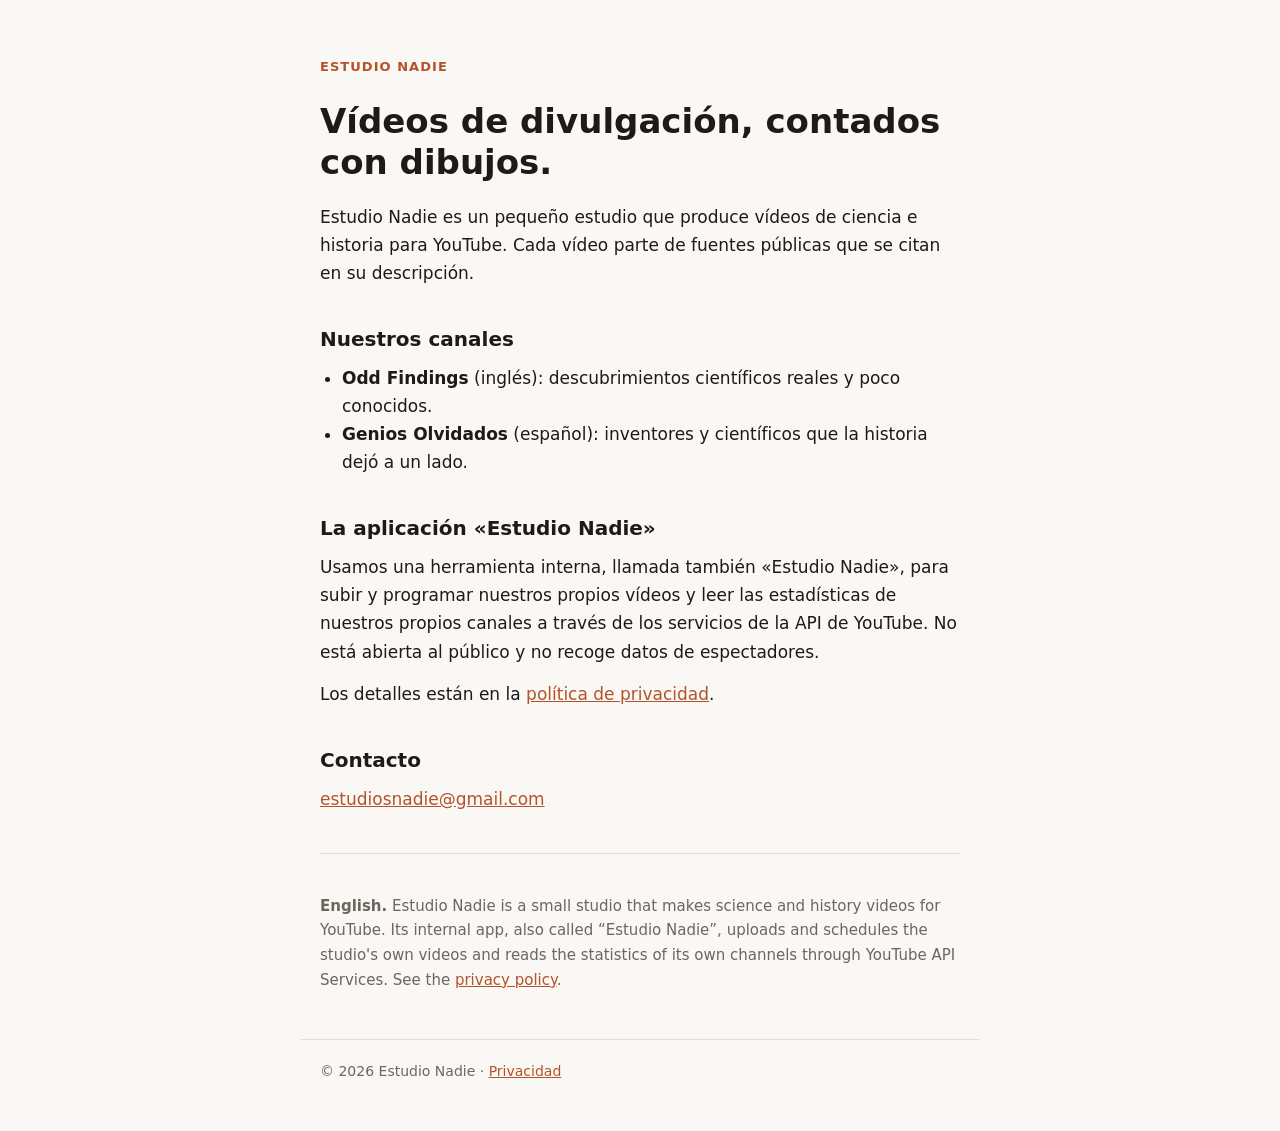
<file: index.html>
<!doctype html>
<html lang="es">
<head>
<meta charset="utf-8">
<meta name="viewport" content="width=device-width, initial-scale=1">
<title>Estudio Nadie</title>
<meta name="description" content="Estudio Nadie produce vídeos de divulgación para YouTube: ciencia e historia contadas con dibujos.">
<link rel="stylesheet" href="estilo.css">
</head>
<body>
<main>
  <p class="marca">Estudio Nadie</p>
  <h1>Vídeos de divulgación, contados con dibujos.</h1>
  <p>Estudio Nadie es un pequeño estudio que produce vídeos de ciencia e historia para YouTube. Cada vídeo parte de fuentes públicas que se citan en su descripción.</p>

  <h2>Nuestros canales</h2>
  <ul>
    <li><strong>Odd Findings</strong> (inglés): descubrimientos científicos reales y poco conocidos.</li>
    <li><strong>Genios Olvidados</strong> (español): inventores y científicos que la historia dejó a un lado.</li>
  </ul>

  <h2>La aplicación «Estudio Nadie»</h2>
  <p>Usamos una herramienta interna, llamada también «Estudio Nadie», para subir y programar nuestros propios vídeos y leer las estadísticas de nuestros propios canales a través de los servicios de la API de YouTube. No está abierta al público y no recoge datos de espectadores.</p>
  <p>Los detalles están en la <a href="privacidad.html">política de privacidad</a>.</p>

  <h2>Contacto</h2>
  <p><a href="mailto:estudiosnadie@gmail.com">estudiosnadie@gmail.com</a></p>

  <hr>
  <p class="en"><strong>English.</strong> Estudio Nadie is a small studio that makes science and history videos for YouTube. Its internal app, also called “Estudio Nadie”, uploads and schedules the studio's own videos and reads the statistics of its own channels through YouTube API Services. See the <a href="privacidad.html#english">privacy policy</a>.</p>
</main>
<footer>© 2026 Estudio Nadie · <a href="privacidad.html">Privacidad</a></footer>
</body>
</html>
</file>
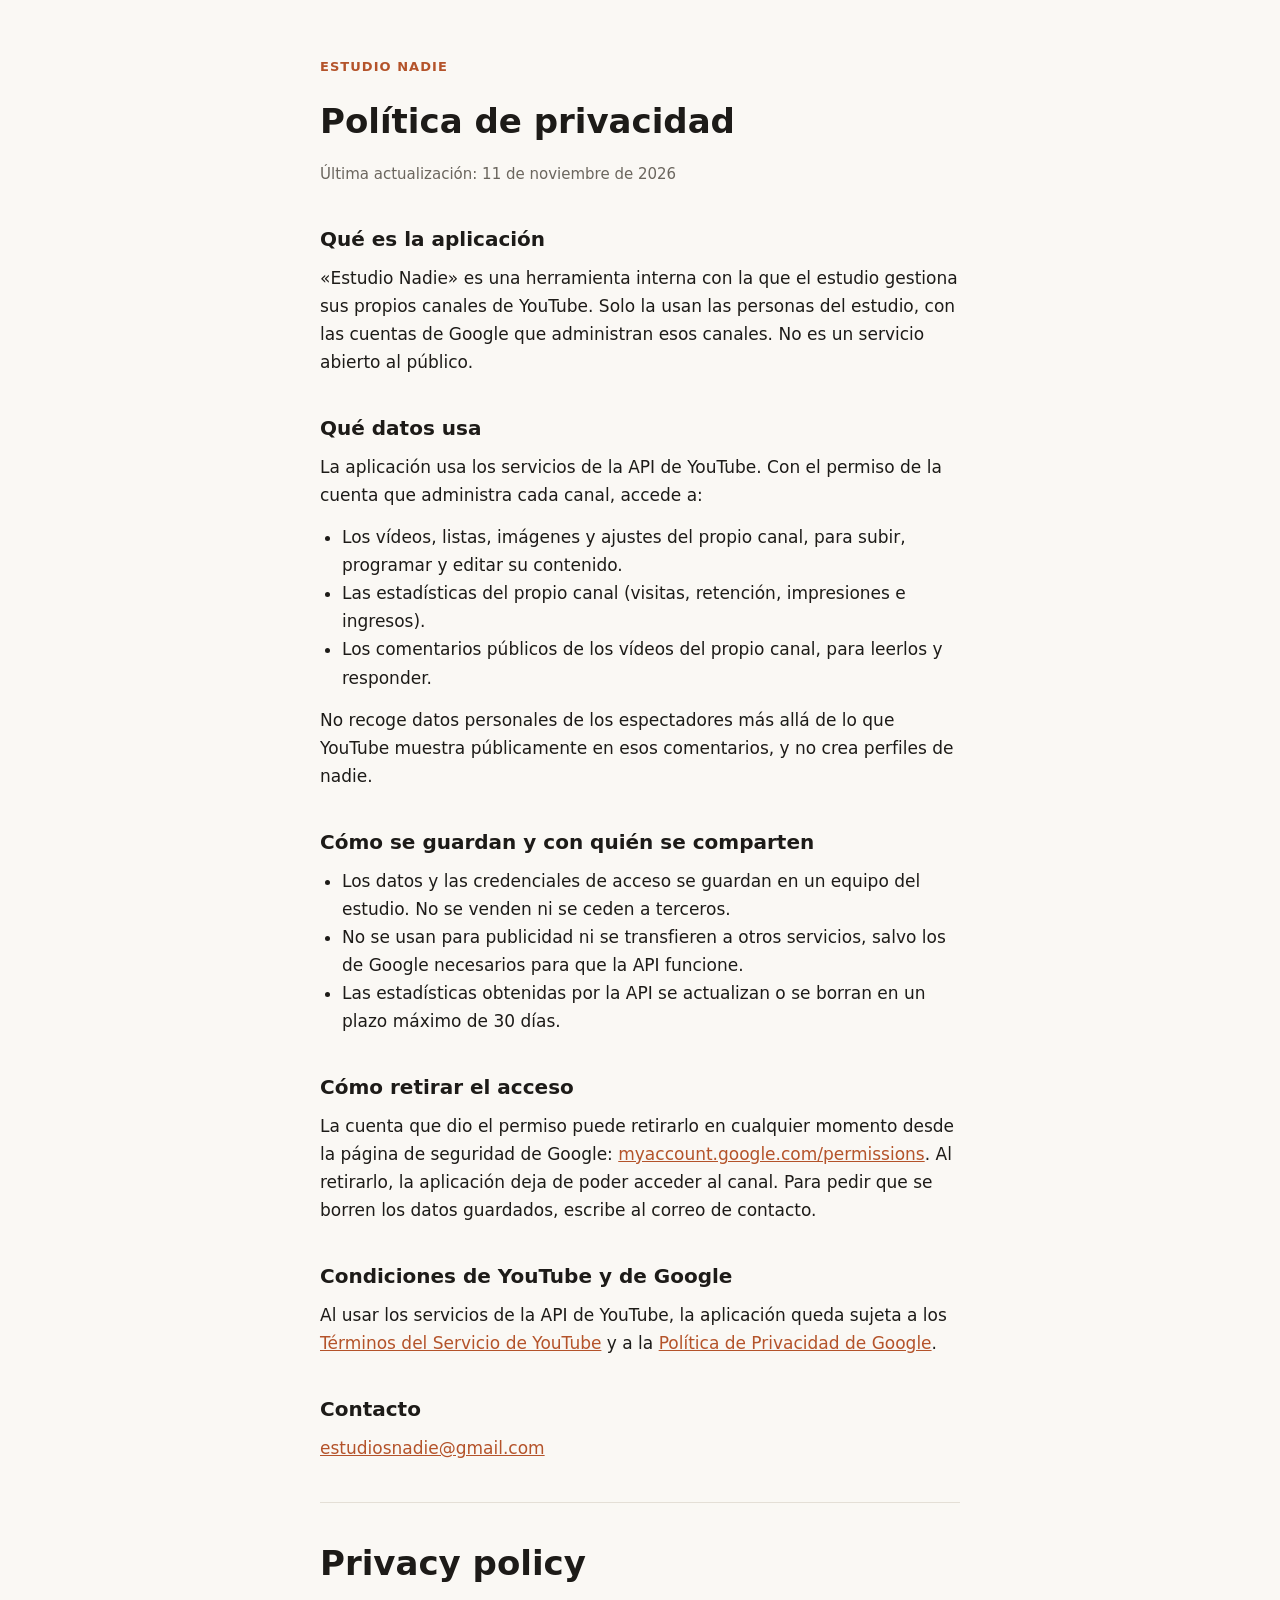
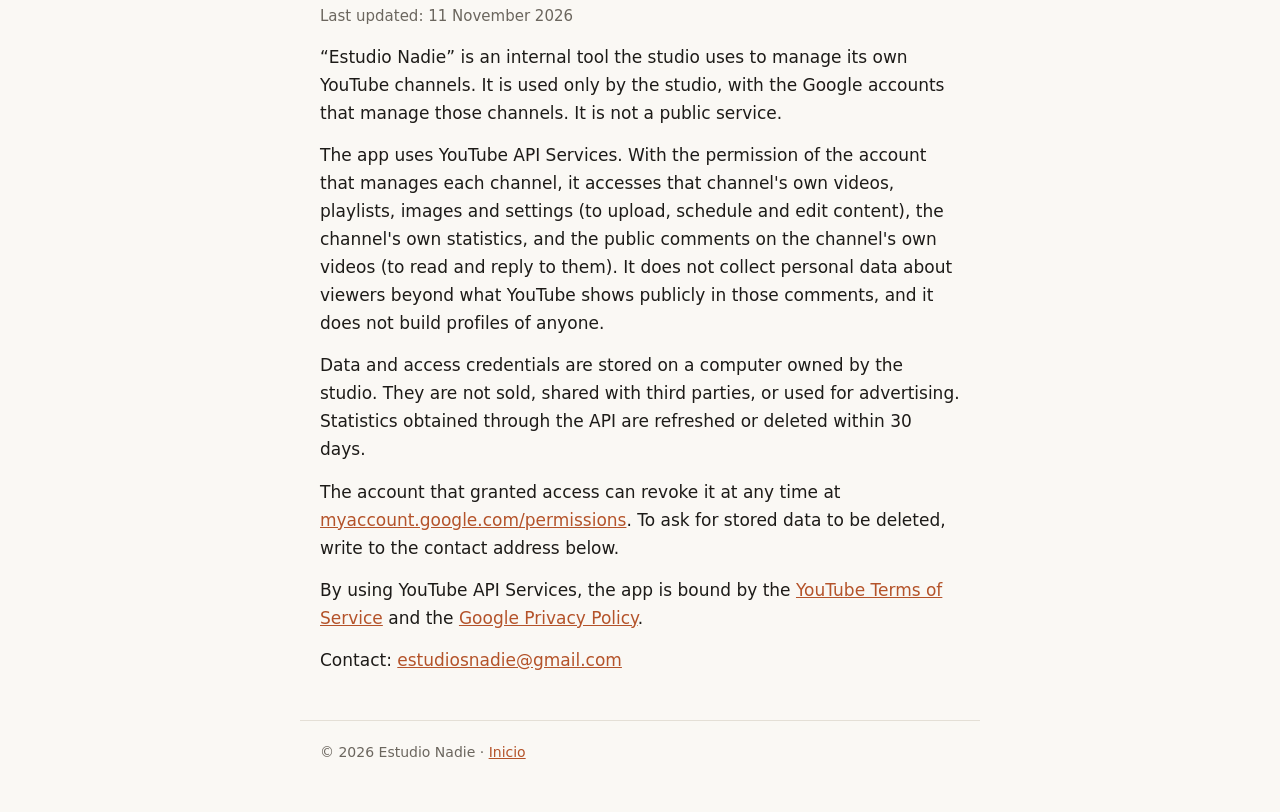
<file: privacidad.html>
<!doctype html>
<html lang="es">
<head>
<meta charset="utf-8">
<meta name="viewport" content="width=device-width, initial-scale=1">
<title>Política de privacidad · Estudio Nadie</title>
<link rel="stylesheet" href="estilo.css">
</head>
<body>
<main>
  <p class="marca"><a href="index.html">Estudio Nadie</a></p>
  <h1>Política de privacidad</h1>
  <p class="fecha">Última actualización: 11 de noviembre de 2026</p>

  <h2>Qué es la aplicación</h2>
  <p>«Estudio Nadie» es una herramienta interna con la que el estudio gestiona sus propios canales de YouTube. Solo la usan las personas del estudio, con las cuentas de Google que administran esos canales. No es un servicio abierto al público.</p>

  <h2>Qué datos usa</h2>
  <p>La aplicación usa los servicios de la API de YouTube. Con el permiso de la cuenta que administra cada canal, accede a:</p>
  <ul>
    <li>Los vídeos, listas, imágenes y ajustes del propio canal, para subir, programar y editar su contenido.</li>
    <li>Las estadísticas del propio canal (visitas, retención, impresiones e ingresos).</li>
    <li>Los comentarios públicos de los vídeos del propio canal, para leerlos y responder.</li>
  </ul>
  <p>No recoge datos personales de los espectadores más allá de lo que YouTube muestra públicamente en esos comentarios, y no crea perfiles de nadie.</p>

  <h2>Cómo se guardan y con quién se comparten</h2>
  <ul>
    <li>Los datos y las credenciales de acceso se guardan en un equipo del estudio. No se venden ni se ceden a terceros.</li>
    <li>No se usan para publicidad ni se transfieren a otros servicios, salvo los de Google necesarios para que la API funcione.</li>
    <li>Las estadísticas obtenidas por la API se actualizan o se borran en un plazo máximo de 30 días.</li>
  </ul>

  <h2>Cómo retirar el acceso</h2>
  <p>La cuenta que dio el permiso puede retirarlo en cualquier momento desde la página de seguridad de Google: <a href="https://myaccount.google.com/permissions">myaccount.google.com/permissions</a>. Al retirarlo, la aplicación deja de poder acceder al canal. Para pedir que se borren los datos guardados, escribe al correo de contacto.</p>

  <h2>Condiciones de YouTube y de Google</h2>
  <p>Al usar los servicios de la API de YouTube, la aplicación queda sujeta a los <a href="https://www.youtube.com/t/terms">Términos del Servicio de YouTube</a> y a la <a href="https://policies.google.com/privacy">Política de Privacidad de Google</a>.</p>

  <h2>Contacto</h2>
  <p><a href="mailto:estudiosnadie@gmail.com">estudiosnadie@gmail.com</a></p>

  <hr>
  <h1 id="english">Privacy policy</h1>
  <p class="fecha">Last updated: 11 November 2026</p>
  <p>“Estudio Nadie” is an internal tool the studio uses to manage its own YouTube channels. It is used only by the studio, with the Google accounts that manage those channels. It is not a public service.</p>
  <p>The app uses YouTube API Services. With the permission of the account that manages each channel, it accesses that channel's own videos, playlists, images and settings (to upload, schedule and edit content), the channel's own statistics, and the public comments on the channel's own videos (to read and reply to them). It does not collect personal data about viewers beyond what YouTube shows publicly in those comments, and it does not build profiles of anyone.</p>
  <p>Data and access credentials are stored on a computer owned by the studio. They are not sold, shared with third parties, or used for advertising. Statistics obtained through the API are refreshed or deleted within 30 days.</p>
  <p>The account that granted access can revoke it at any time at <a href="https://myaccount.google.com/permissions">myaccount.google.com/permissions</a>. To ask for stored data to be deleted, write to the contact address below.</p>
  <p>By using YouTube API Services, the app is bound by the <a href="https://www.youtube.com/t/terms">YouTube Terms of Service</a> and the <a href="https://policies.google.com/privacy">Google Privacy Policy</a>.</p>
  <p>Contact: <a href="mailto:estudiosnadie@gmail.com">estudiosnadie@gmail.com</a></p>
</main>
<footer>© 2026 Estudio Nadie · <a href="index.html">Inicio</a></footer>
</body>
</html>
</file>
<file: estilo.css>
:root { --fondo: #faf8f4; --texto: #1d1b18; --suave: #6b665e; --acento: #b4532a; --linea: #e4dfd6; }
@media (prefers-color-scheme: dark) {
  :root { --fondo: #161513; --texto: #ece8e1; --suave: #a39d92; --acento: #e58a5c; --linea: #2e2b27; }
}
* { box-sizing: border-box; }
body { margin: 0; background: var(--fondo); color: var(--texto); font: 17px/1.65 system-ui, -apple-system, "Segoe UI", Roboto, sans-serif; }
main { max-width: 680px; margin: 0 auto; padding: 56px 20px 32px; }
.marca { font-weight: 700; letter-spacing: .08em; text-transform: uppercase; font-size: 13px; color: var(--acento); margin: 0 0 24px; }
.marca a { color: inherit; text-decoration: none; }
h1 { font-size: 34px; line-height: 1.2; margin: 0 0 20px; }
h2 { font-size: 20px; margin: 36px 0 8px; }
p, ul { margin: 0 0 14px; }
ul { padding-left: 22px; }
a { color: var(--acento); }
hr { border: 0; border-top: 1px solid var(--linea); margin: 40px 0; }
.fecha, .en { color: var(--suave); font-size: 15px; }
footer { max-width: 680px; margin: 0 auto; padding: 20px 20px 48px; color: var(--suave); font-size: 14px; border-top: 1px solid var(--linea); }
</file>
